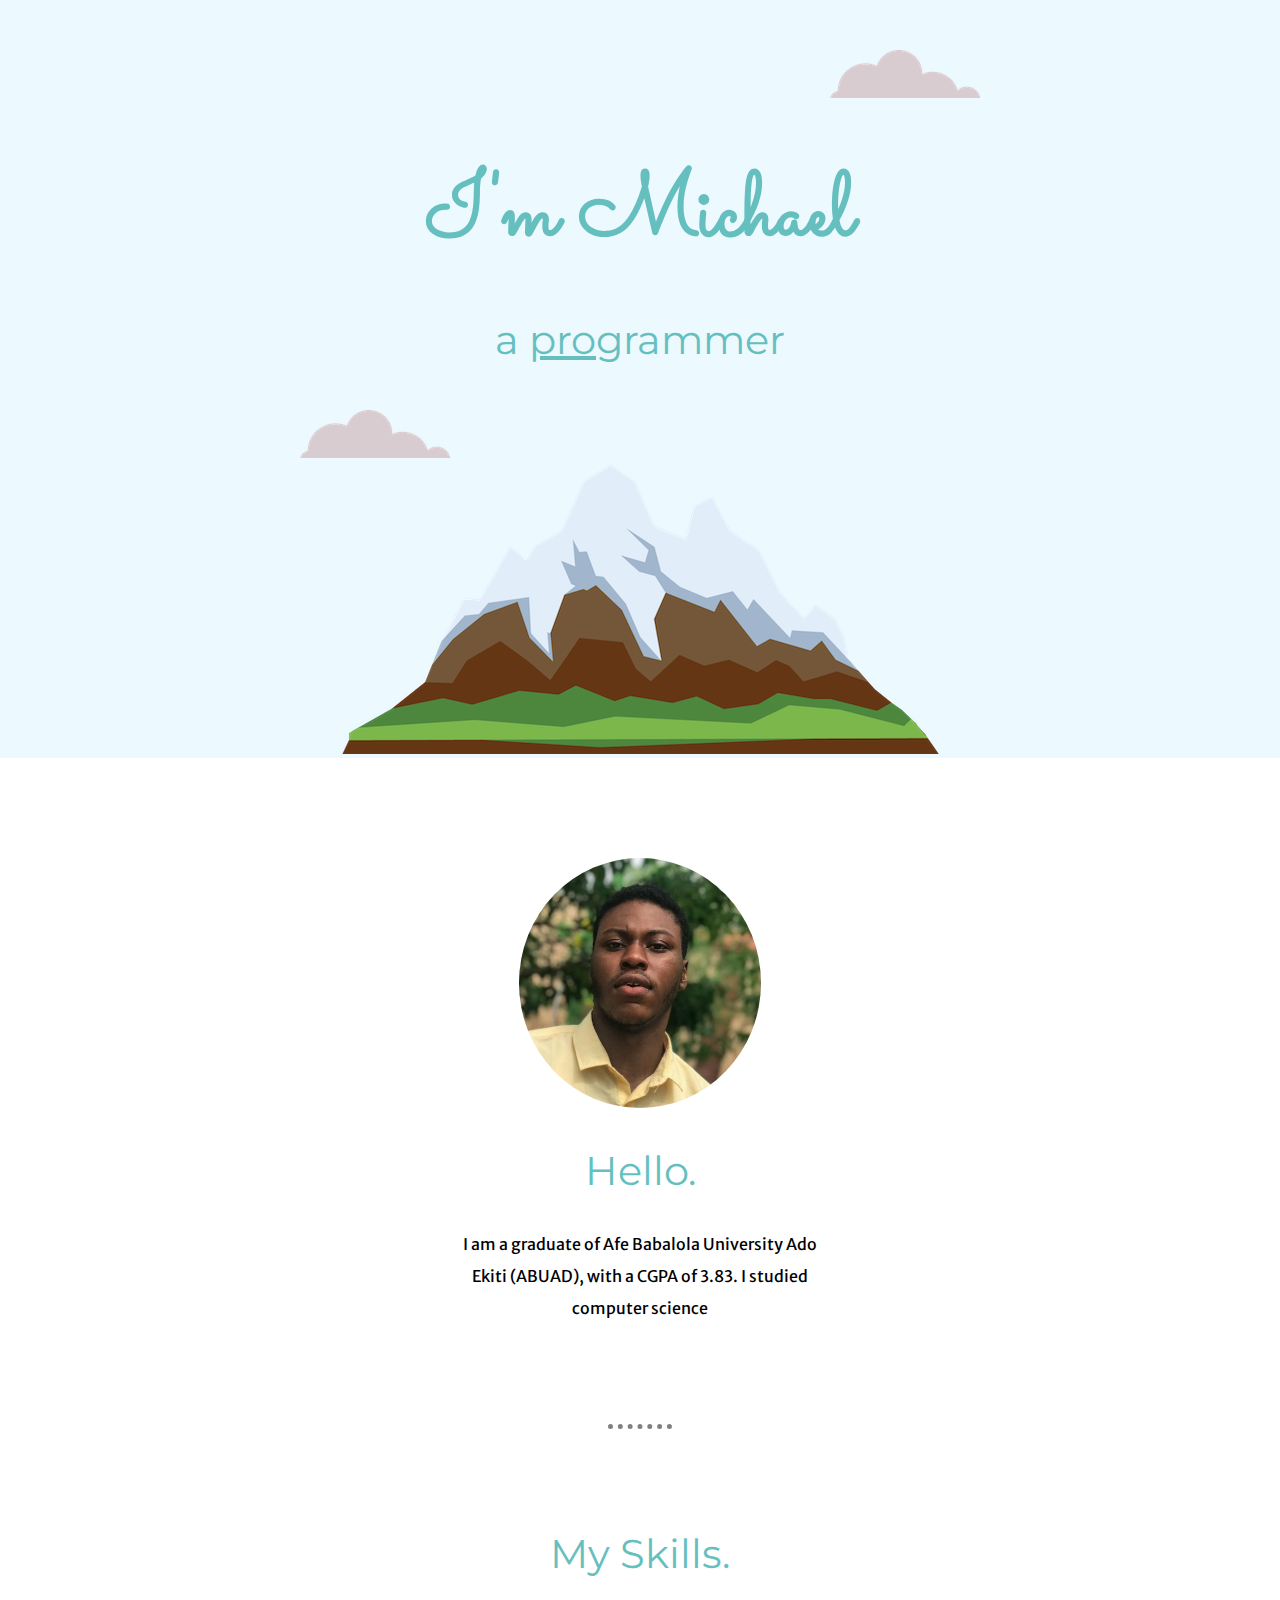
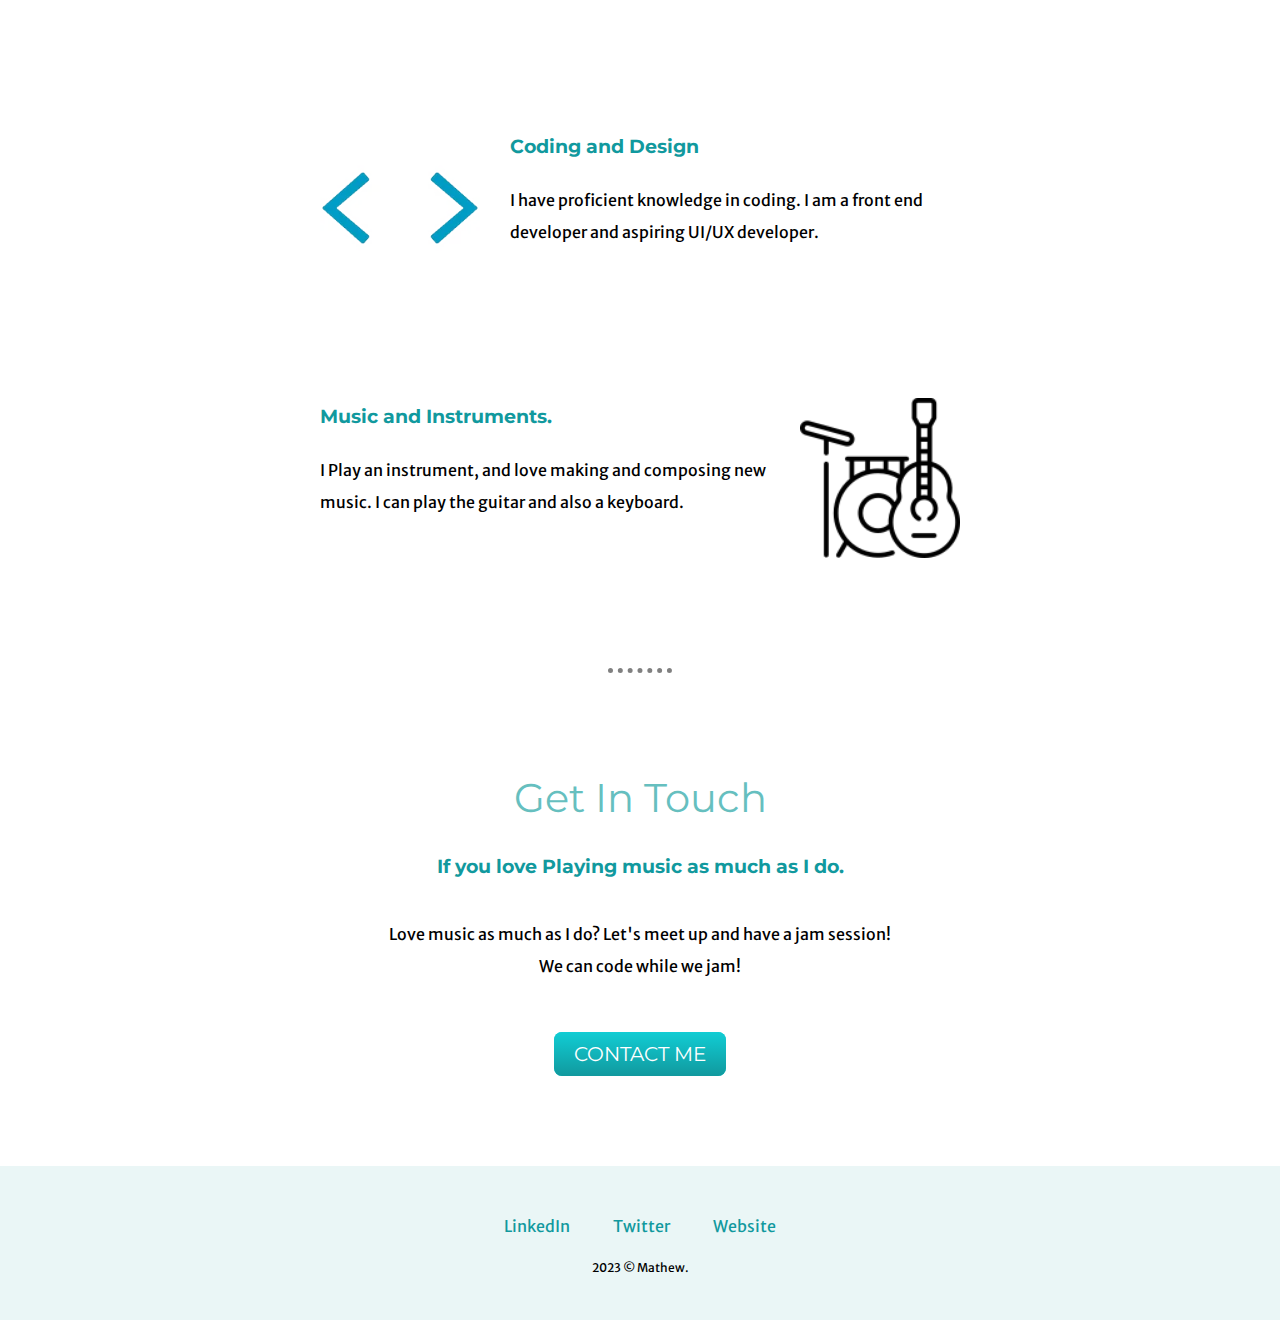
<file: index.html>
<!DOCTYPE html>
<html lang="en">

<head>
    <meta charset="UTF-8">
    <title>Michael Mathew</title>
    <link rel="stylesheet" href="CSS/styles.css">
    <link rel="icon" href="favicon (1).ico">
    <link rel="preconnect" href="https://fonts.googleapis.com">
    <link rel="preconnect" href="https://fonts.gstatic.com" crossorigin>
    <link
        href="https://fonts.googleapis.com/css2?family=Merriweather&family=Merriweather+Sans&family=Montserrat&family=Sacramento&display=swap"
        rel="stylesheet">

</head>

<body>
    <div class="top-container">
        <img class="top-cloud" src="images/cloud.png" alt="cloud-img">
        <h1>I'm Michael</h1>
        <h2>a <span>pro</span>grammer</h2>
        <img class="bottom-cloud" src="images/cloud.png" alt="cloud.png">
        <img src="images/mountain.png" alt="mountain.png">
    </div>

    <div class="middle-container">
        <div class="profile">
            <img src="images/mike.jpg" alt="mikes photo" class="my-img">
            <h2>Hello.</h2>
            <p class = "intro">I am a graduate of Afe Babalola University Ado Ekiti (ABUAD), with a CGPA of 3.83. I studied computer
                science</p>
        </div>
        <hr>
        <div class="skills">
            <h2>My Skills.</h2>
            <div class="skill-row">
                <img class="coding-img" src="images/cool.webp" alt="first skill">
                <h3>Coding and Design</h3>
                <p>I have proficient knowledge in coding. I am a front end developer and aspiring UI/UX developer.</p>
            </div>
            <div class="skill-row">
                <img class="music-img" src="images/music.png" alt="second skill">
                <h3>Music and Instruments.</h3>
                <p>I Play an instrument, and love making and composing new music. I can play the guitar and also a
                    keyboard.</p>
            </div>
        </div>
        <hr>
        <div class="contact-me">
            <h2>Get In Touch</h2>
            <h3>If you love Playing music as much as I do.</h3>
            <p class="outro">Love music as much as I do? Let's meet up and have a jam session! We can code while we jam!</p>
            <a class="btn" href="mailto:michaelmathew34@gmail.com">CONTACT ME</a>
        </div>
    </div>


    <div class="bottom-container">
        <a class="footer-link" href="https://www.linkedin.com/in/michael-mathew-9766ba248/">LinkedIn</a>
        <a class="footer-link" href="https://twitter.com/matU_Mike">Twitter</a>
        <a class="footer-link" href="https://www.appbrewery.co/">Website</a>
        <p class="copyright">2023 © <Name> Mathew.</p>
    </div>

    </div>
</body>

</html>
</file>
<file: CSS/styles.css>
a{
    color: #11999E;
    margin: 10px 20px;
    text-decoration: none;
}

a:hover{
    color:#8cbbbb;
}

body {
    margin: 0px;
    text-align: center;
    font-family: 'Merriweather Sans', sans-serif;
}

.bottom-container {
    background-color: #EAF6F6;
    padding: 50px 0 20px;
}

.bottom-cloud {
    position: absolute;
    left: 300px;
    bottom: 300px;
}

h1 {
    margin: 50px auto 0 auto;
    font-family: 'Sacramento', cursive;
    font-size: 5.625rem;
    color: #66BFBF;
}

h2 {
    font-family: 'Montserrat', sans-serif;
    font-size: 2.5rem;
    color: #66BFBF;
    font-weight: normal;
}

h3 {
    font-family: 'Montserrat', sans-serif;
    color: #11999E;
}

.middle-container {
    margin: 100px 0;
}

span {
    text-decoration: underline;
}

.top-container {
    background-color: #ECF9FF;
    position: relative;
    padding-top: 100px;
}

.top-cloud {
    position: absolute;
    right: 300px;
    top: 50px;
}

.my-img{
    border-radius: 100%;
    height: 250px;
}

.skill-row{
    margin: 150px auto 150px auto;
    width: 50%;
    text-align: left;
    line-height: 2;
}

.coding-img{
    width: 25%;
    float: left;
    margin-right: 30px;
}

.music-img{
    width: 25%;
    float: right;
    margin-left: 30px;
}

hr{
    border-style: none;
    border-top-style: dotted;
    width: 5%;
    border-width: 5px;
    border-color: gray;
    margin: 100px auto;

}

.btn {
    background: #11cdd4;
    background-image: -webkit-linear-gradient(top, #11cdd4, #11999e);
    background-image: -moz-linear-gradient(top, #11cdd4, #11999e);
    background-image: -ms-linear-gradient(top, #11cdd4, #11999e);
    background-image: -o-linear-gradient(top, #11cdd4, #11999e);
    background-image: linear-gradient(to bottom, #11cdd4, #11999e);
    -webkit-border-radius: 8;
    -moz-border-radius: 8;
    border-radius: 8px;
    font-family: 'Montserrat', sans-serif;
    color: #ffffff;
    font-size: 20px;
    padding: 10px 20px 10px 20px;
    text-decoration: none;
  }
  
  .btn:hover {
    background: #30e3cb;
    background-image: -webkit-linear-gradient(top, #30e3cb, #2bc4ad);
    background-image: -moz-linear-gradient(top, #30e3cb, #2bc4ad);
    background-image: -ms-linear-gradient(top, #30e3cb, #2bc4ad);
    background-image: -o-linear-gradient(top, #30e3cb, #2bc4ad);
    background-image: linear-gradient(to bottom, #30e3cb, #2bc4ad);
    text-decoration: none;
  }

  .intro{
    width: 30%;
    margin: auto;
  }

  p{
    line-height: 2;
  }

  .outro{
    width:40%;
    margin: 40px auto 60px;
  }

  .copyright{
    font-size: 0.75rem;
    margin: 20px 0;
  }
</file>
